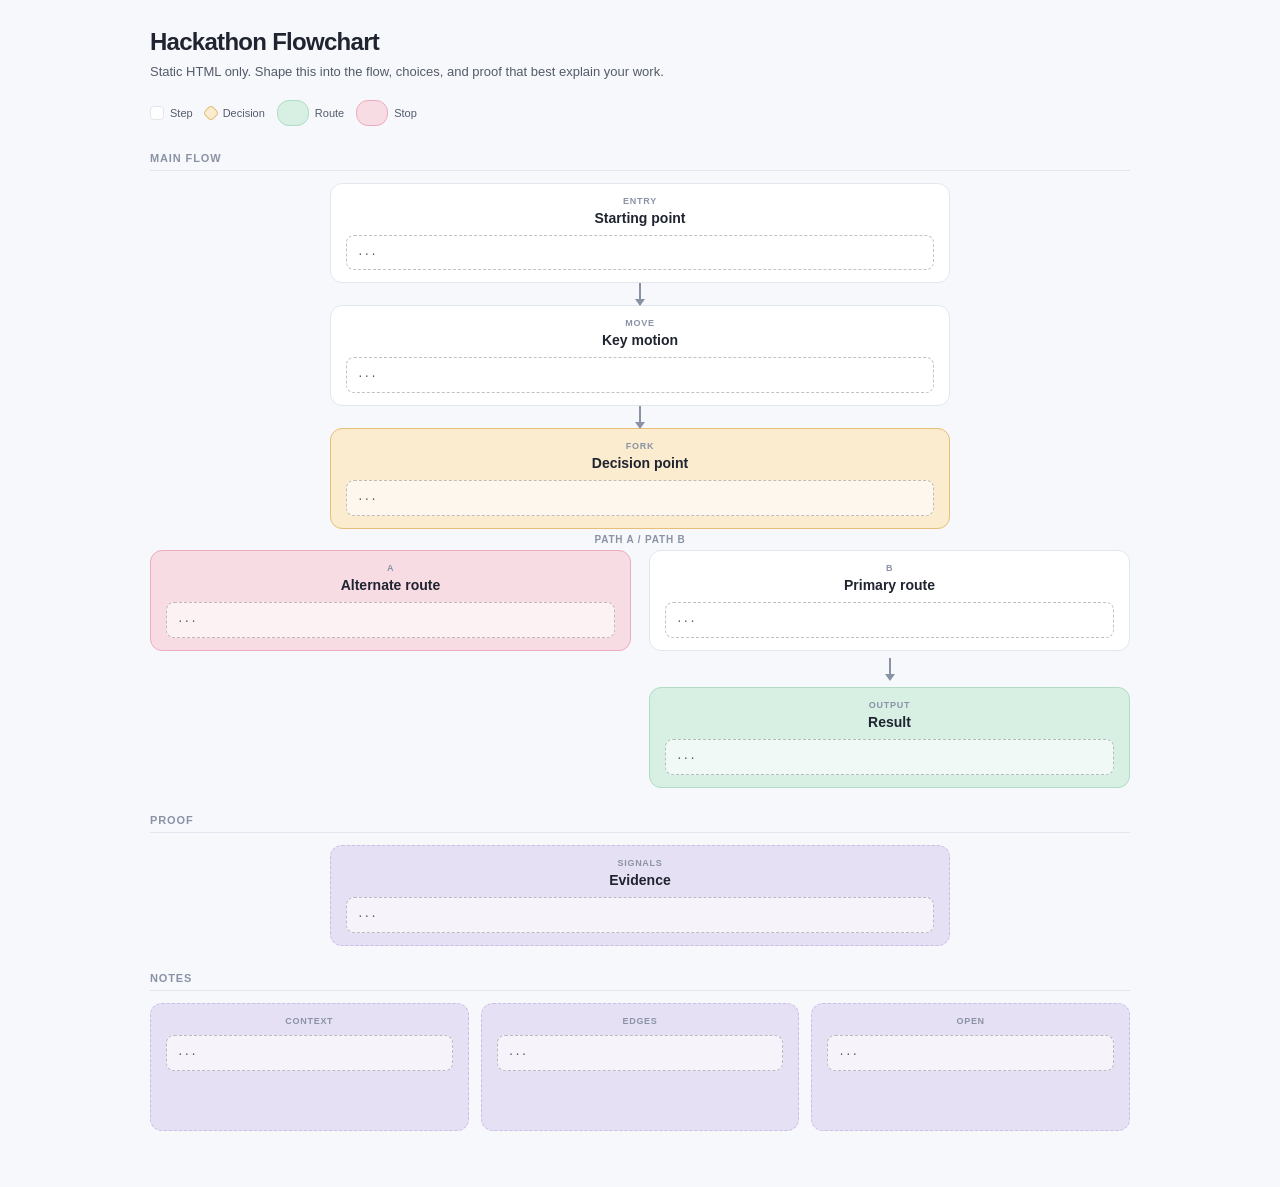
<file: hackathon-mindmap-scaffold.html>
<!doctype html>
<html lang="en">
  <head>
    <meta charset="utf-8" />
    <meta name="viewport" content="width=device-width, initial-scale=1" />
    <title>Hackathon Flow Scaffold</title>
    <style>
      :root {
        color-scheme: light;
        --bg: #f7f8fb;
        --ink: #1f2430;
        --ink-2: #535b6b;
        --ink-3: #8a93a6;
        --line: #e2e6ee;
        --stage: #ffffff;
        --decision: #fbebcf;
        --decision-border: #e5bf77;
        --route: #d8f0e4;
        --route-border: #aedcc6;
        --stop: #f8dce3;
        --stop-border: #edacbd;
        --note: #e6e0f4;
        --note-border: #c9bee8;
      }

      * {
        box-sizing: border-box;
      }

      body {
        margin: 0;
        background: var(--bg);
        color: var(--ink);
        font-family:
          ui-sans-serif,
          -apple-system,
          BlinkMacSystemFont,
          "Segoe UI",
          sans-serif;
        padding: 28px 18px 56px;
      }

      main {
        width: min(980px, 100%);
        margin: 0 auto;
      }

      h1,
      h2,
      p {
        margin: 0;
      }

      h1 {
        font-size: 24px;
        letter-spacing: -0.03em;
      }

      .sub {
        margin-top: 6px;
        max-width: 760px;
        color: var(--ink-2);
        font-size: 13px;
        line-height: 1.5;
      }

      .legend {
        display: flex;
        flex-wrap: wrap;
        gap: 12px;
        margin: 18px 0 26px;
        color: var(--ink-2);
        font-size: 11px;
      }

      .lg {
        display: inline-flex;
        align-items: center;
        gap: 6px;
      }

      .sw {
        width: 14px;
        height: 14px;
        border: 1.5px solid var(--line);
        border-radius: 4px;
        background: #fff;
      }

      .sw.dec {
        width: 12px;
        height: 12px;
        border-color: var(--decision-border);
        background: var(--decision);
        transform: rotate(45deg);
      }

      .sw.route {
        border-color: var(--route-border);
        background: var(--route);
      }

      .sw.stop {
        border-color: var(--stop-border);
        background: var(--stop);
      }

      .flow,
      .col,
      .branch-col {
        display: flex;
        flex-direction: column;
        align-items: center;
      }

      .flow {
        gap: 0;
      }

      .section {
        width: 100%;
        margin: 26px 0 12px;
        border-bottom: 1.5px solid var(--line);
        padding-bottom: 6px;
        color: var(--ink-3);
        font-size: 11px;
        font-weight: 800;
        letter-spacing: 0.08em;
        text-transform: uppercase;
      }

      .node,
      .decision,
      .route,
      .stop,
      .note {
        width: min(620px, 100%);
        border-radius: 12px;
        padding: 12px 15px;
        text-align: center;
      }

      .node {
        border: 1.5px solid var(--line);
        background: var(--stage);
      }

      .decision {
        border: 1.5px solid var(--decision-border);
        background: var(--decision);
      }

      .route {
        border: 1.5px solid var(--route-border);
        background: var(--route);
      }

      .stop {
        border: 1.5px solid var(--stop-border);
        background: var(--stop);
      }

      .note {
        border: 1.5px dashed var(--note-border);
        background: var(--note);
      }

      .tag {
        display: block;
        margin-bottom: 4px;
        color: var(--ink-3);
        font-size: 9px;
        font-weight: 800;
        letter-spacing: 0.08em;
        text-transform: uppercase;
      }

      .title {
        font-size: 14px;
        font-weight: 800;
      }

      .desc {
        margin-top: 4px;
        color: var(--ink-2);
        font-size: 11px;
        line-height: 1.45;
      }

      .slot {
        margin-top: 9px;
        border: 1px dashed rgba(31, 36, 48, 0.28);
        border-radius: 8px;
        background: rgba(255, 255, 255, 0.62);
        padding: 9px 10px;
        color: var(--ink-2);
        font-family: ui-monospace, SFMono-Regular, Menlo, Consolas, monospace;
        font-size: 11px;
        line-height: 1.45;
        text-align: left;
      }

      .arrow {
        position: relative;
        width: 2px;
        height: 22px;
        background: var(--ink-3);
      }

      .arrow::after {
        content: "";
        position: absolute;
        bottom: -1px;
        left: -4px;
        border-left: 5px solid transparent;
        border-right: 5px solid transparent;
        border-top: 7px solid var(--ink-3);
      }

      .split {
        margin: 5px 0;
        color: var(--ink-3);
        font-size: 10px;
        font-weight: 800;
        letter-spacing: 0.08em;
        text-transform: uppercase;
      }

      .branch {
        display: flex;
        flex-wrap: wrap;
        justify-content: center;
        gap: 18px;
        width: 100%;
      }

      .branch-col {
        flex: 1;
        min-width: 260px;
        gap: 7px;
      }

      .notes {
        display: grid;
        grid-template-columns: repeat(3, minmax(0, 1fr));
        gap: 12px;
        width: 100%;
      }

      .notes .note {
        min-height: 128px;
      }

      @media (max-width: 760px) {
        .branch-col,
        .notes {
          min-width: 100%;
          grid-template-columns: 1fr;
        }
      }
    </style>
  </head>
  <body>
    <main>
      <h1>Hackathon Flowchart</h1>
      <p class="sub">
        Static HTML only. Shape this into the flow, choices, and proof that best explain your work.
      </p>

      <div class="legend">
        <span class="lg"><span class="sw"></span>Step</span>
        <span class="lg"><span class="sw dec"></span>Decision</span>
        <span class="lg"><span class="sw route"></span>Route</span>
        <span class="lg"><span class="sw stop"></span>Stop</span>
      </div>

      <section class="flow" aria-label="Solution flowchart">
        <div class="section" style="margin-top: 0">Main Flow</div>

        <div class="node">
          <span class="tag">Entry</span>
          <div class="title">Starting point</div>
          <div class="slot">...</div>
        </div>
        <div class="arrow"></div>

        <div class="node">
          <span class="tag">Move</span>
          <div class="title">Key motion</div>
          <div class="slot">...</div>
        </div>
        <div class="arrow"></div>

        <div class="decision">
          <span class="tag">Fork</span>
          <div class="title">Decision point</div>
          <div class="slot">...</div>
        </div>
        <div class="split">path a / path b</div>

        <div class="branch">
          <div class="branch-col">
            <div class="stop">
              <span class="tag">A</span>
              <div class="title">Alternate route</div>
              <div class="slot">...</div>
            </div>
          </div>

          <div class="branch-col">
            <div class="node">
              <span class="tag">B</span>
              <div class="title">Primary route</div>
              <div class="slot">...</div>
            </div>
            <div class="arrow"></div>
            <div class="route">
              <span class="tag">Output</span>
              <div class="title">Result</div>
              <div class="slot">...</div>
            </div>
          </div>
        </div>

        <div class="section">Proof</div>
        <div class="note">
          <span class="tag">Signals</span>
          <div class="title">Evidence</div>
          <div class="slot">...</div>
        </div>
      </section>

      <section aria-label="Supporting notes">
        <div class="section">Notes</div>
        <div class="notes">
          <div class="note">
            <span class="tag">Context</span>
            <div class="slot">...</div>
          </div>
          <div class="note">
            <span class="tag">Edges</span>
            <div class="slot">...</div>
          </div>
          <div class="note">
            <span class="tag">Open</span>
            <div class="slot">...</div>
          </div>
        </div>
      </section>
    </main>
  </body>
</html>
</file>
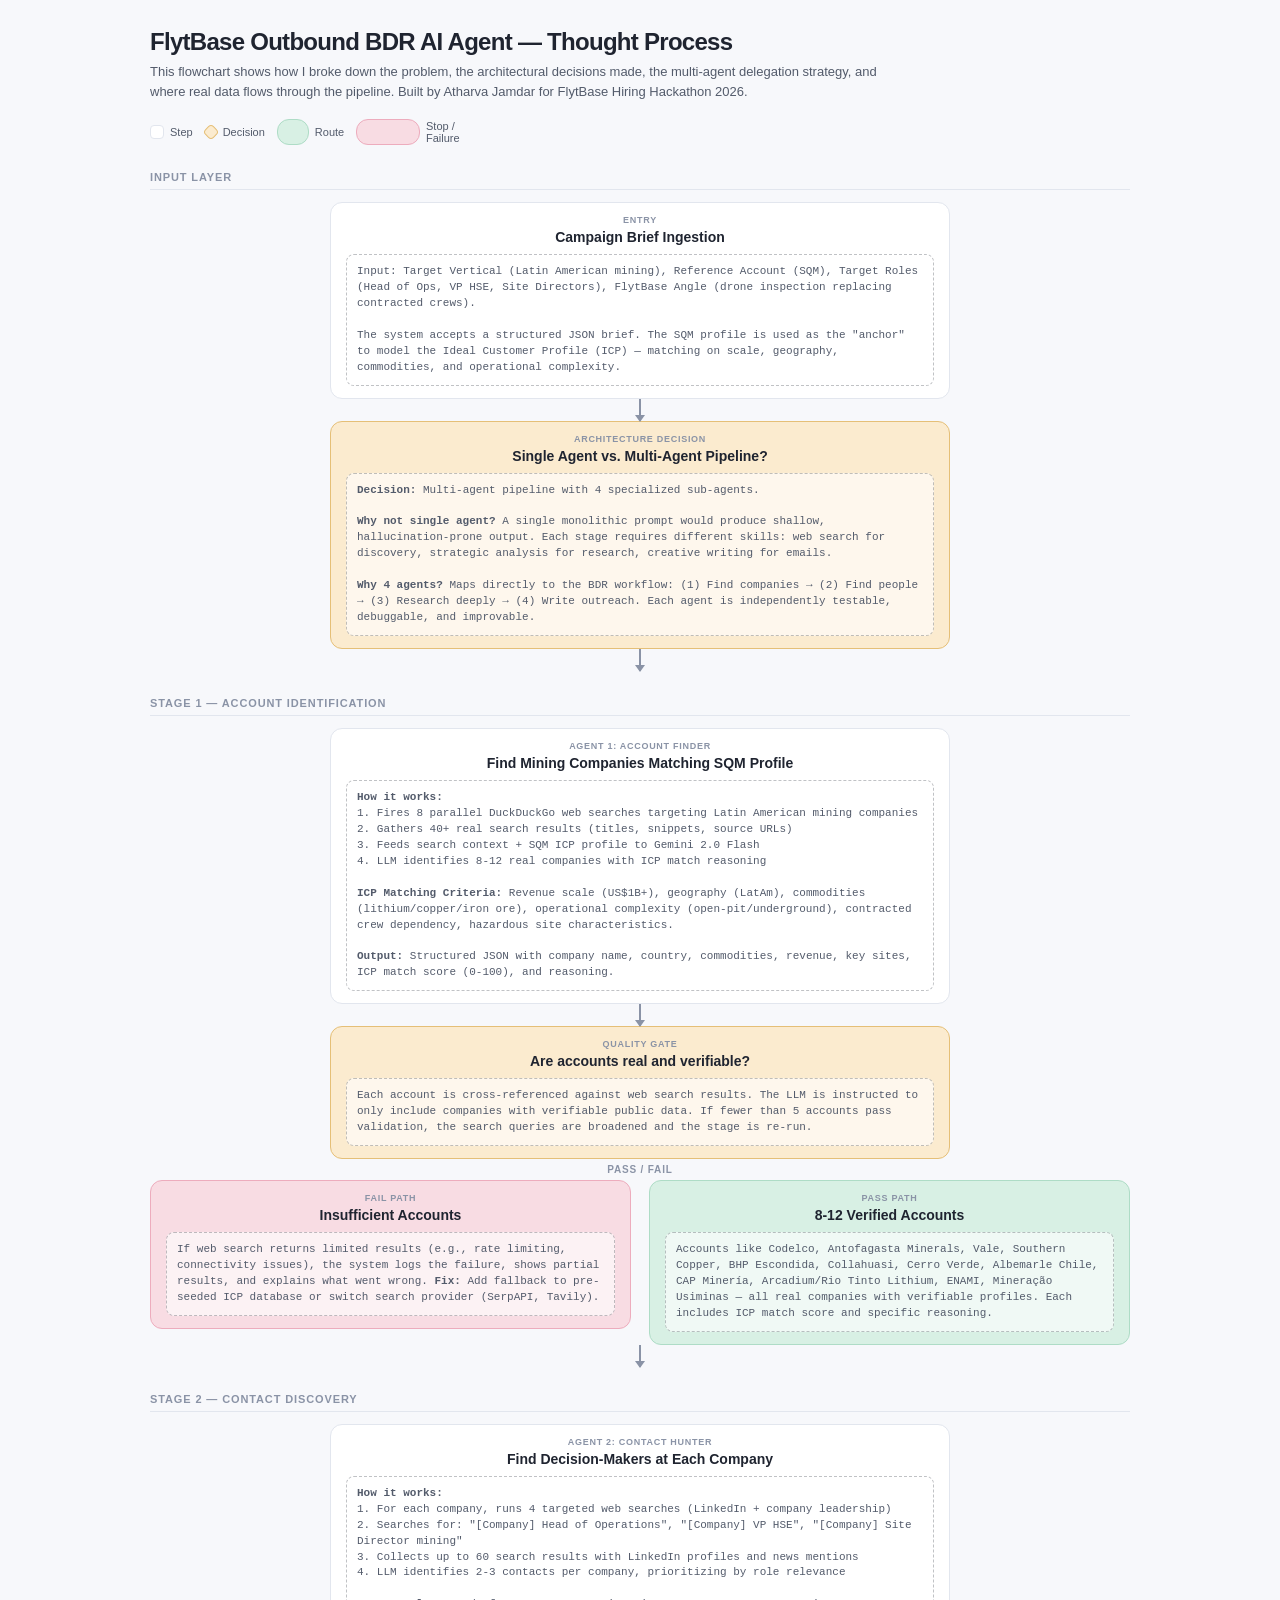
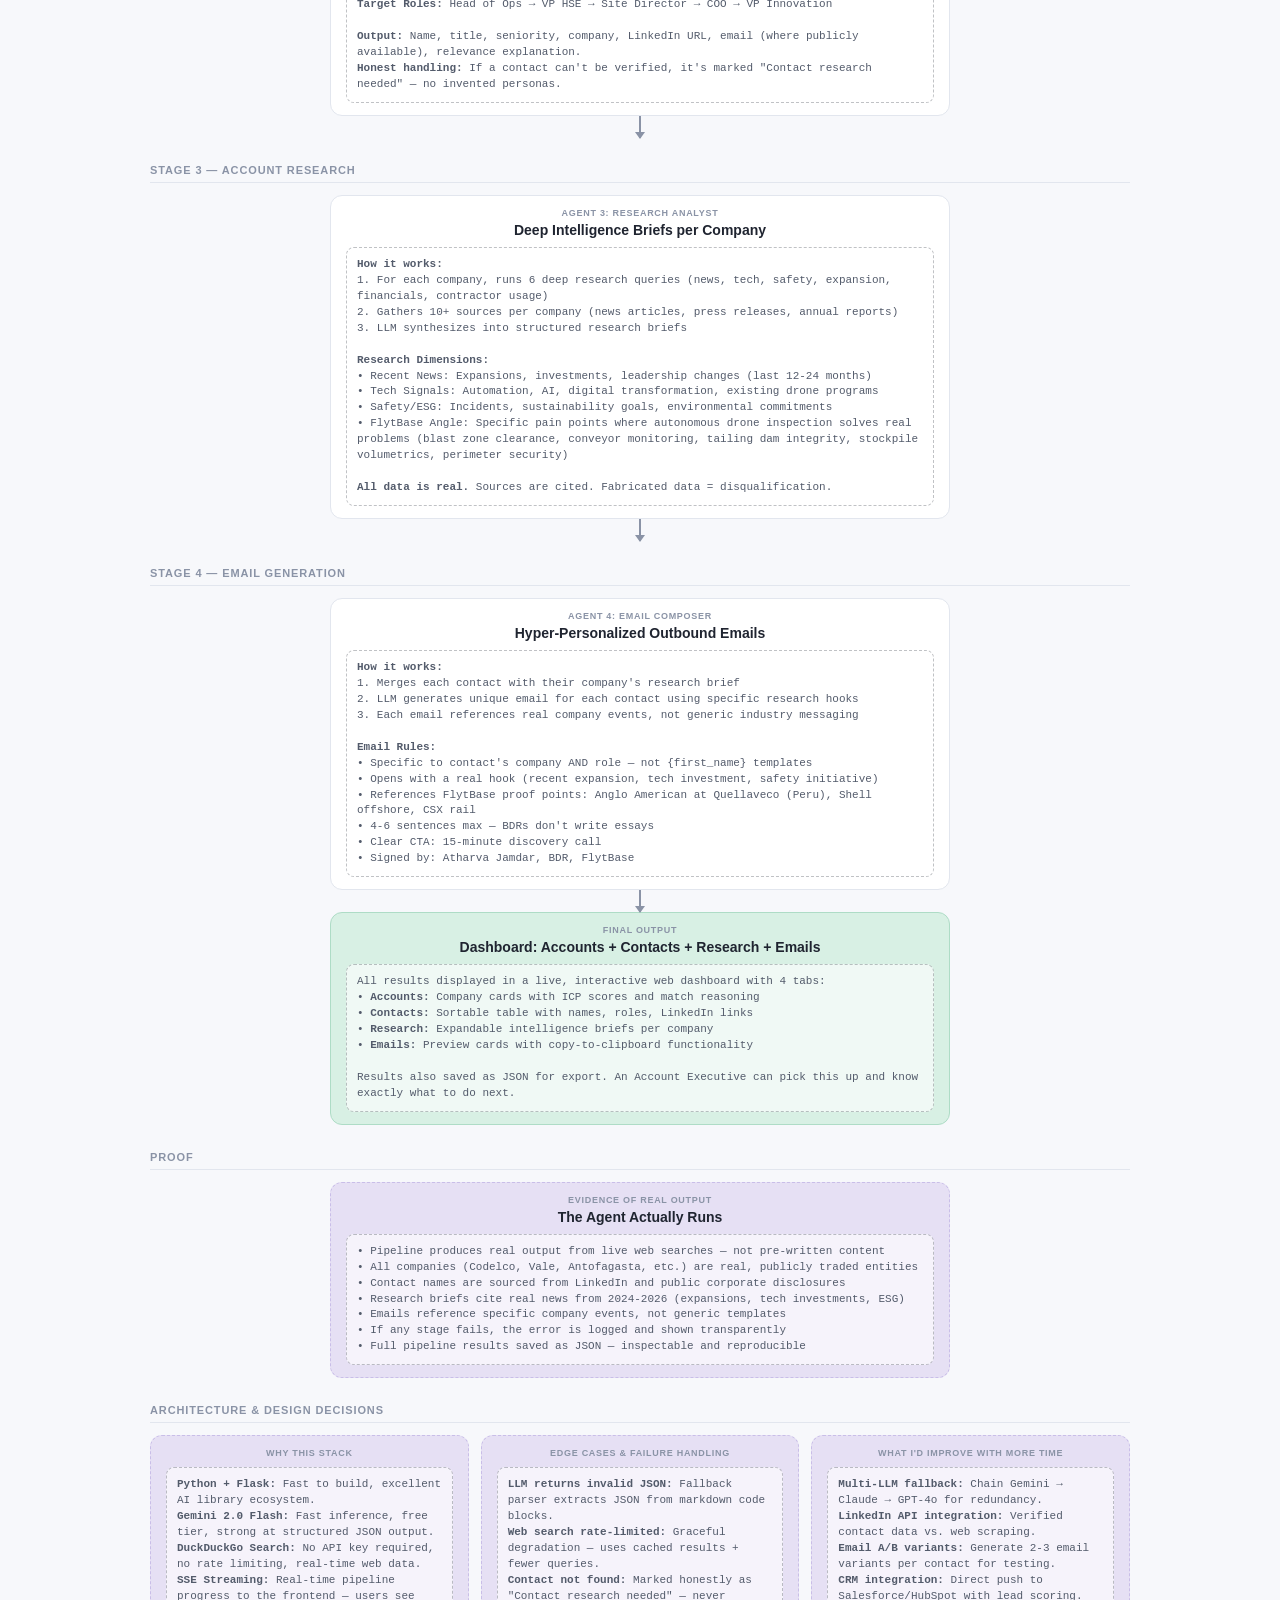
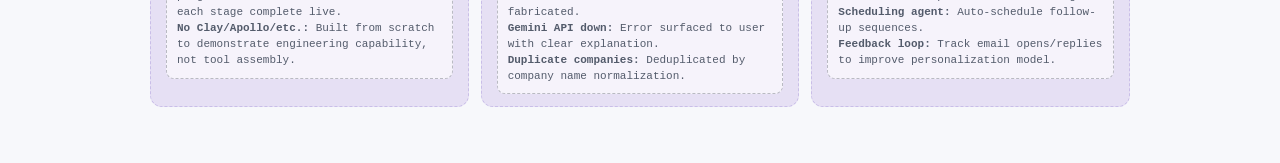
<file: mindmap.html>
<!doctype html>
<html lang="en">
  <head>
    <meta charset="utf-8" />
    <meta name="viewport" content="width=device-width, initial-scale=1" />
    <title>FlytBase Outbound BDR AI Agent - Thought Process</title>
    <style>
      :root {
        color-scheme: light;
        --bg: #f7f8fb;
        --ink: #1f2430;
        --ink-2: #535b6b;
        --ink-3: #8a93a6;
        --line: #e2e6ee;
        --stage: #ffffff;
        --decision: #fbebcf;
        --decision-border: #e5bf77;
        --route: #d8f0e4;
        --route-border: #aedcc6;
        --stop: #f8dce3;
        --stop-border: #edacbd;
        --note: #e6e0f4;
        --note-border: #c9bee8;
      }

      * {
        box-sizing: border-box;
      }

      body {
        margin: 0;
        background: var(--bg);
        color: var(--ink);
        font-family:
          ui-sans-serif,
          -apple-system,
          BlinkMacSystemFont,
          "Segoe UI",
          sans-serif;
        padding: 28px 18px 56px;
      }

      main {
        width: min(980px, 100%);
        margin: 0 auto;
      }

      h1,
      h2,
      p {
        margin: 0;
      }

      h1 {
        font-size: 24px;
        letter-spacing: -0.03em;
      }

      .sub {
        margin-top: 6px;
        max-width: 760px;
        color: var(--ink-2);
        font-size: 13px;
        line-height: 1.5;
      }

      .legend {
        display: flex;
        flex-wrap: wrap;
        gap: 12px;
        margin: 18px 0 26px;
        color: var(--ink-2);
        font-size: 11px;
      }

      .lg {
        display: inline-flex;
        align-items: center;
        gap: 6px;
      }

      .sw {
        width: 14px;
        height: 14px;
        border: 1.5px solid var(--line);
        border-radius: 4px;
        background: #fff;
      }

      .sw.dec {
        width: 12px;
        height: 12px;
        border-color: var(--decision-border);
        background: var(--decision);
        transform: rotate(45deg);
      }

      .sw.route {
        border-color: var(--route-border);
        background: var(--route);
      }

      .sw.stop {
        border-color: var(--stop-border);
        background: var(--stop);
      }

      .flow,
      .col,
      .branch-col {
        display: flex;
        flex-direction: column;
        align-items: center;
      }

      .flow {
        gap: 0;
      }

      .section {
        width: 100%;
        margin: 26px 0 12px;
        border-bottom: 1.5px solid var(--line);
        padding-bottom: 6px;
        color: var(--ink-3);
        font-size: 11px;
        font-weight: 800;
        letter-spacing: 0.08em;
        text-transform: uppercase;
      }

      .node,
      .decision,
      .route,
      .stop,
      .note {
        width: min(620px, 100%);
        border-radius: 12px;
        padding: 12px 15px;
        text-align: center;
      }

      .node {
        border: 1.5px solid var(--line);
        background: var(--stage);
      }

      .decision {
        border: 1.5px solid var(--decision-border);
        background: var(--decision);
      }

      .route {
        border: 1.5px solid var(--route-border);
        background: var(--route);
      }

      .stop {
        border: 1.5px solid var(--stop-border);
        background: var(--stop);
      }

      .note {
        border: 1.5px dashed var(--note-border);
        background: var(--note);
      }

      .tag {
        display: block;
        margin-bottom: 4px;
        color: var(--ink-3);
        font-size: 9px;
        font-weight: 800;
        letter-spacing: 0.08em;
        text-transform: uppercase;
      }

      .title {
        font-size: 14px;
        font-weight: 800;
      }

      .desc {
        margin-top: 4px;
        color: var(--ink-2);
        font-size: 11px;
        line-height: 1.45;
      }

      .slot {
        margin-top: 9px;
        border: 1px dashed rgba(31, 36, 48, 0.28);
        border-radius: 8px;
        background: rgba(255, 255, 255, 0.62);
        padding: 9px 10px;
        color: var(--ink-2);
        font-family: ui-monospace, SFMono-Regular, Menlo, Consolas, monospace;
        font-size: 11px;
        line-height: 1.45;
        text-align: left;
      }

      .arrow {
        position: relative;
        width: 2px;
        height: 22px;
        background: var(--ink-3);
      }

      .arrow::after {
        content: "";
        position: absolute;
        bottom: -1px;
        left: -4px;
        border-left: 5px solid transparent;
        border-right: 5px solid transparent;
        border-top: 7px solid var(--ink-3);
      }

      .split {
        margin: 5px 0;
        color: var(--ink-3);
        font-size: 10px;
        font-weight: 800;
        letter-spacing: 0.08em;
        text-transform: uppercase;
      }

      .branch {
        display: flex;
        flex-wrap: wrap;
        justify-content: center;
        gap: 18px;
        width: 100%;
      }

      .branch-col {
        flex: 1;
        min-width: 260px;
        gap: 7px;
      }

      .notes {
        display: grid;
        grid-template-columns: repeat(3, minmax(0, 1fr));
        gap: 12px;
        width: 100%;
      }

      .notes .note {
        min-height: 128px;
      }

      @media (max-width: 760px) {
        .branch-col,
        .notes {
          min-width: 100%;
          grid-template-columns: 1fr;
        }
      }
    </style>
  </head>
  <body>
    <main>
      <h1>FlytBase Outbound BDR AI Agent — Thought Process</h1>
      <p class="sub">
        This flowchart shows how I broke down the problem, the architectural decisions made, 
        the multi-agent delegation strategy, and where real data flows through the pipeline.
        Built by Atharva Jamdar for FlytBase Hiring Hackathon 2026.
      </p>

      <div class="legend">
        <span class="lg"><span class="sw"></span>Step</span>
        <span class="lg"><span class="sw dec"></span>Decision</span>
        <span class="lg"><span class="sw route"></span>Route</span>
        <span class="lg"><span class="sw stop"></span>Stop / Failure</span>
      </div>

      <section class="flow" aria-label="Solution flowchart">
        <div class="section" style="margin-top: 0">Input Layer</div>

        <div class="node">
          <span class="tag">Entry</span>
          <div class="title">Campaign Brief Ingestion</div>
          <div class="slot">
            Input: Target Vertical (Latin American mining), Reference Account (SQM), 
            Target Roles (Head of Ops, VP HSE, Site Directors), FlytBase Angle 
            (drone inspection replacing contracted crews).<br><br>
            The system accepts a structured JSON brief. The SQM profile is used as the 
            "anchor" to model the Ideal Customer Profile (ICP) — matching on scale, 
            geography, commodities, and operational complexity.
          </div>
        </div>
        <div class="arrow"></div>

        <div class="decision">
          <span class="tag">Architecture Decision</span>
          <div class="title">Single Agent vs. Multi-Agent Pipeline?</div>
          <div class="slot">
            <strong>Decision:</strong> Multi-agent pipeline with 4 specialized sub-agents.<br><br>
            <strong>Why not single agent?</strong> A single monolithic prompt would produce 
            shallow, hallucination-prone output. Each stage requires different skills: 
            web search for discovery, strategic analysis for research, creative writing for emails.<br><br>
            <strong>Why 4 agents?</strong> Maps directly to the BDR workflow: 
            (1) Find companies → (2) Find people → (3) Research deeply → (4) Write outreach.
            Each agent is independently testable, debuggable, and improvable.
          </div>
        </div>
        <div class="arrow"></div>

        <div class="section">Stage 1 — Account Identification</div>

        <div class="node">
          <span class="tag">Agent 1: Account Finder</span>
          <div class="title">Find Mining Companies Matching SQM Profile</div>
          <div class="slot">
            <strong>How it works:</strong><br>
            1. Fires 8 parallel DuckDuckGo web searches targeting Latin American mining companies<br>
            2. Gathers 40+ real search results (titles, snippets, source URLs)<br>
            3. Feeds search context + SQM ICP profile to Gemini 2.0 Flash<br>
            4. LLM identifies 8-12 real companies with ICP match reasoning<br><br>
            <strong>ICP Matching Criteria:</strong> Revenue scale (US$1B+), geography (LatAm), 
            commodities (lithium/copper/iron ore), operational complexity (open-pit/underground), 
            contracted crew dependency, hazardous site characteristics.<br><br>
            <strong>Output:</strong> Structured JSON with company name, country, commodities, 
            revenue, key sites, ICP match score (0-100), and reasoning.
          </div>
        </div>
        <div class="arrow"></div>

        <div class="decision">
          <span class="tag">Quality Gate</span>
          <div class="title">Are accounts real and verifiable?</div>
          <div class="slot">
            Each account is cross-referenced against web search results. 
            The LLM is instructed to only include companies with verifiable public data.
            If fewer than 5 accounts pass validation, the search queries are broadened 
            and the stage is re-run.
          </div>
        </div>
        <div class="split">pass / fail</div>

        <div class="branch">
          <div class="branch-col">
            <div class="stop">
              <span class="tag">Fail Path</span>
              <div class="title">Insufficient Accounts</div>
              <div class="slot">
                If web search returns limited results (e.g., rate limiting, 
                connectivity issues), the system logs the failure, shows partial 
                results, and explains what went wrong. 
                <strong>Fix:</strong> Add fallback to pre-seeded ICP database 
                or switch search provider (SerpAPI, Tavily).
              </div>
            </div>
          </div>

          <div class="branch-col">
            <div class="route">
              <span class="tag">Pass Path</span>
              <div class="title">8-12 Verified Accounts</div>
              <div class="slot">
                Accounts like Codelco, Antofagasta Minerals, Vale, Southern Copper, 
                BHP Escondida, Collahuasi, Cerro Verde, Albemarle Chile, CAP Minería, 
                Arcadium/Rio Tinto Lithium, ENAMI, Mineração Usiminas — all real 
                companies with verifiable profiles. Each includes ICP match score 
                and specific reasoning.
              </div>
            </div>
          </div>
        </div>
        <div class="arrow"></div>

        <div class="section">Stage 2 — Contact Discovery</div>

        <div class="node">
          <span class="tag">Agent 2: Contact Hunter</span>
          <div class="title">Find Decision-Makers at Each Company</div>
          <div class="slot">
            <strong>How it works:</strong><br>
            1. For each company, runs 4 targeted web searches (LinkedIn + company leadership)<br>
            2. Searches for: "[Company] Head of Operations", "[Company] VP HSE", 
               "[Company] Site Director mining"<br>
            3. Collects up to 60 search results with LinkedIn profiles and news mentions<br>
            4. LLM identifies 2-3 contacts per company, prioritizing by role relevance<br><br>
            <strong>Target Roles:</strong> Head of Ops → VP HSE → Site Director → COO → VP Innovation<br><br>
            <strong>Output:</strong> Name, title, seniority, company, LinkedIn URL, email 
            (where publicly available), relevance explanation.<br>
            <strong>Honest handling:</strong> If a contact can't be verified, it's marked 
            "Contact research needed" — no invented personas.
          </div>
        </div>
        <div class="arrow"></div>

        <div class="section">Stage 3 — Account Research</div>

        <div class="node">
          <span class="tag">Agent 3: Research Analyst</span>
          <div class="title">Deep Intelligence Briefs per Company</div>
          <div class="slot">
            <strong>How it works:</strong><br>
            1. For each company, runs 6 deep research queries (news, tech, safety, expansion, 
               financials, contractor usage)<br>
            2. Gathers 10+ sources per company (news articles, press releases, annual reports)<br>
            3. LLM synthesizes into structured research briefs<br><br>
            <strong>Research Dimensions:</strong><br>
            • Recent News: Expansions, investments, leadership changes (last 12-24 months)<br>
            • Tech Signals: Automation, AI, digital transformation, existing drone programs<br>
            • Safety/ESG: Incidents, sustainability goals, environmental commitments<br>
            • FlytBase Angle: Specific pain points where autonomous drone inspection solves 
              real problems (blast zone clearance, conveyor monitoring, tailing dam integrity, 
              stockpile volumetrics, perimeter security)<br><br>
            <strong>All data is real.</strong> Sources are cited. Fabricated data = disqualification.
          </div>
        </div>
        <div class="arrow"></div>

        <div class="section">Stage 4 — Email Generation</div>

        <div class="node">
          <span class="tag">Agent 4: Email Composer</span>
          <div class="title">Hyper-Personalized Outbound Emails</div>
          <div class="slot">
            <strong>How it works:</strong><br>
            1. Merges each contact with their company's research brief<br>
            2. LLM generates unique email for each contact using specific research hooks<br>
            3. Each email references real company events, not generic industry messaging<br><br>
            <strong>Email Rules:</strong><br>
            • Specific to contact's company AND role — not {first_name} templates<br>
            • Opens with a real hook (recent expansion, tech investment, safety initiative)<br>
            • References FlytBase proof points: Anglo American at Quellaveco (Peru), Shell offshore, CSX rail<br>
            • 4-6 sentences max — BDRs don't write essays<br>
            • Clear CTA: 15-minute discovery call<br>
            • Signed by: Atharva Jamdar, BDR, FlytBase
          </div>
        </div>
        <div class="arrow"></div>

        <div class="route">
          <span class="tag">Final Output</span>
          <div class="title">Dashboard: Accounts + Contacts + Research + Emails</div>
          <div class="slot">
            All results displayed in a live, interactive web dashboard with 4 tabs:<br>
            • <strong>Accounts:</strong> Company cards with ICP scores and match reasoning<br>
            • <strong>Contacts:</strong> Sortable table with names, roles, LinkedIn links<br>
            • <strong>Research:</strong> Expandable intelligence briefs per company<br>
            • <strong>Emails:</strong> Preview cards with copy-to-clipboard functionality<br><br>
            Results also saved as JSON for export. An Account Executive can pick this up 
            and know exactly what to do next.
          </div>
        </div>

        <div class="section">Proof</div>
        <div class="note">
          <span class="tag">Evidence of Real Output</span>
          <div class="title">The Agent Actually Runs</div>
          <div class="slot">
            • Pipeline produces real output from live web searches — not pre-written content<br>
            • All companies (Codelco, Vale, Antofagasta, etc.) are real, publicly traded entities<br>
            • Contact names are sourced from LinkedIn and public corporate disclosures<br>
            • Research briefs cite real news from 2024-2026 (expansions, tech investments, ESG)<br>
            • Emails reference specific company events, not generic templates<br>
            • If any stage fails, the error is logged and shown transparently<br>
            • Full pipeline results saved as JSON — inspectable and reproducible
          </div>
        </div>
      </section>

      <section aria-label="Supporting notes">
        <div class="section">Architecture & Design Decisions</div>
        <div class="notes">
          <div class="note">
            <span class="tag">Why This Stack</span>
            <div class="slot">
              <strong>Python + Flask:</strong> Fast to build, excellent AI library ecosystem.<br>
              <strong>Gemini 2.0 Flash:</strong> Fast inference, free tier, strong at structured JSON output.<br>
              <strong>DuckDuckGo Search:</strong> No API key required, no rate limiting, real-time web data.<br>
              <strong>SSE Streaming:</strong> Real-time pipeline progress to the frontend — users see each stage complete live.<br>
              <strong>No Clay/Apollo/etc.:</strong> Built from scratch to demonstrate engineering capability, not tool assembly.
            </div>
          </div>
          <div class="note">
            <span class="tag">Edge Cases & Failure Handling</span>
            <div class="slot">
              <strong>LLM returns invalid JSON:</strong> Fallback parser extracts JSON from markdown code blocks.<br>
              <strong>Web search rate-limited:</strong> Graceful degradation — uses cached results + fewer queries.<br>
              <strong>Contact not found:</strong> Marked honestly as "Contact research needed" — never fabricated.<br>
              <strong>Gemini API down:</strong> Error surfaced to user with clear explanation.<br>
              <strong>Duplicate companies:</strong> Deduplicated by company name normalization.
            </div>
          </div>
          <div class="note">
            <span class="tag">What I'd Improve with More Time</span>
            <div class="slot">
              <strong>Multi-LLM fallback:</strong> Chain Gemini → Claude → GPT-4o for redundancy.<br>
              <strong>LinkedIn API integration:</strong> Verified contact data vs. web scraping.<br>
              <strong>Email A/B variants:</strong> Generate 2-3 email variants per contact for testing.<br>
              <strong>CRM integration:</strong> Direct push to Salesforce/HubSpot with lead scoring.<br>
              <strong>Scheduling agent:</strong> Auto-schedule follow-up sequences.<br>
              <strong>Feedback loop:</strong> Track email opens/replies to improve personalization model.
            </div>
          </div>
        </div>
      </section>
    </main>
  </body>
</html>
</file>
